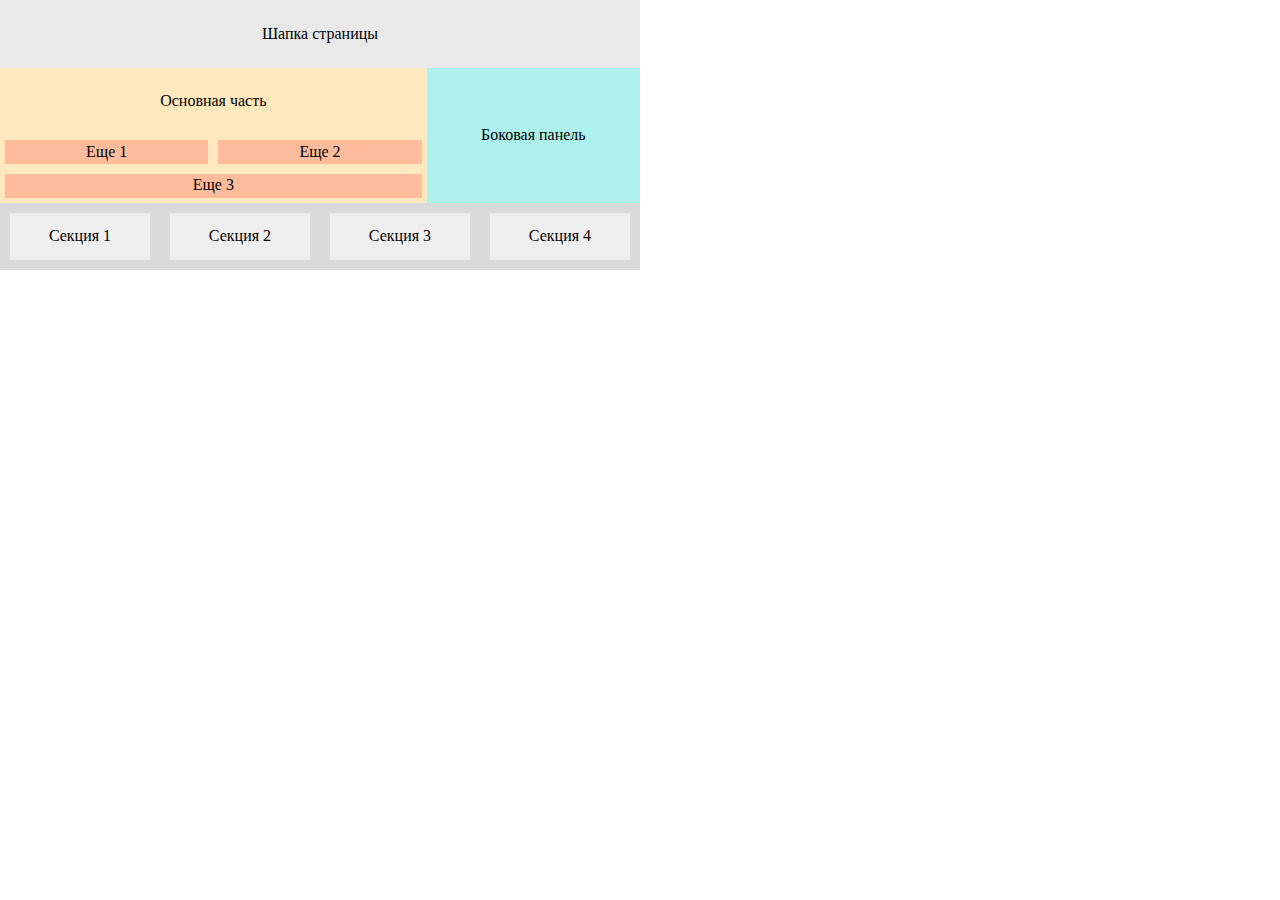
<file: number-2/index.html>
<!DOCTYPE html>
<html lang="en">

<head>
    <meta charset="UTF-8">
    <meta http-equiv="X-UA-Compatible" content="IE=edge">
    <meta name="viewport" content="width=device-width, initial-scale=1.0">
    <title>Document</title>
    <link rel="stylesheet" href="style.css">
    <link rel="stylesheet" href="normalize.css">
</head>

<body class="app">
    <header class="header">
        <p class="p">Шапка страницы</p>
    </header>
    <main class="main">
        <div class="main__main-part">
            <p class="p">Основная часть</p>
        </div>
        <div class="main__part-1">
            <p class="p">Еще 1</p>
        </div>
        <div class="main__part-2">
            <p class="p">Еще 2</p>
        </div>
        <div class="main__part-3">
            <p class="p">Еще 3</p>
        </div>
    </main>

    <aside class="aside">
        <p class="p">Боковая панель</p>
    </aside>
    <footer class="footer">
        <section class="footer__section footer-1">
            <p class="p">Секция 1</p>
        </section>
        <section class="footer__section footer-2">
            <p class="p">Секция 2</p>
        </section>
        <section class="footer__section footer-3">
            <p class="p">Секция 3</p>
        </section>
        <section class="footer__section footer-4">
            <p class="p">Секция 4</p>
        </section>
    </footer>
</body>

</html>
</file>
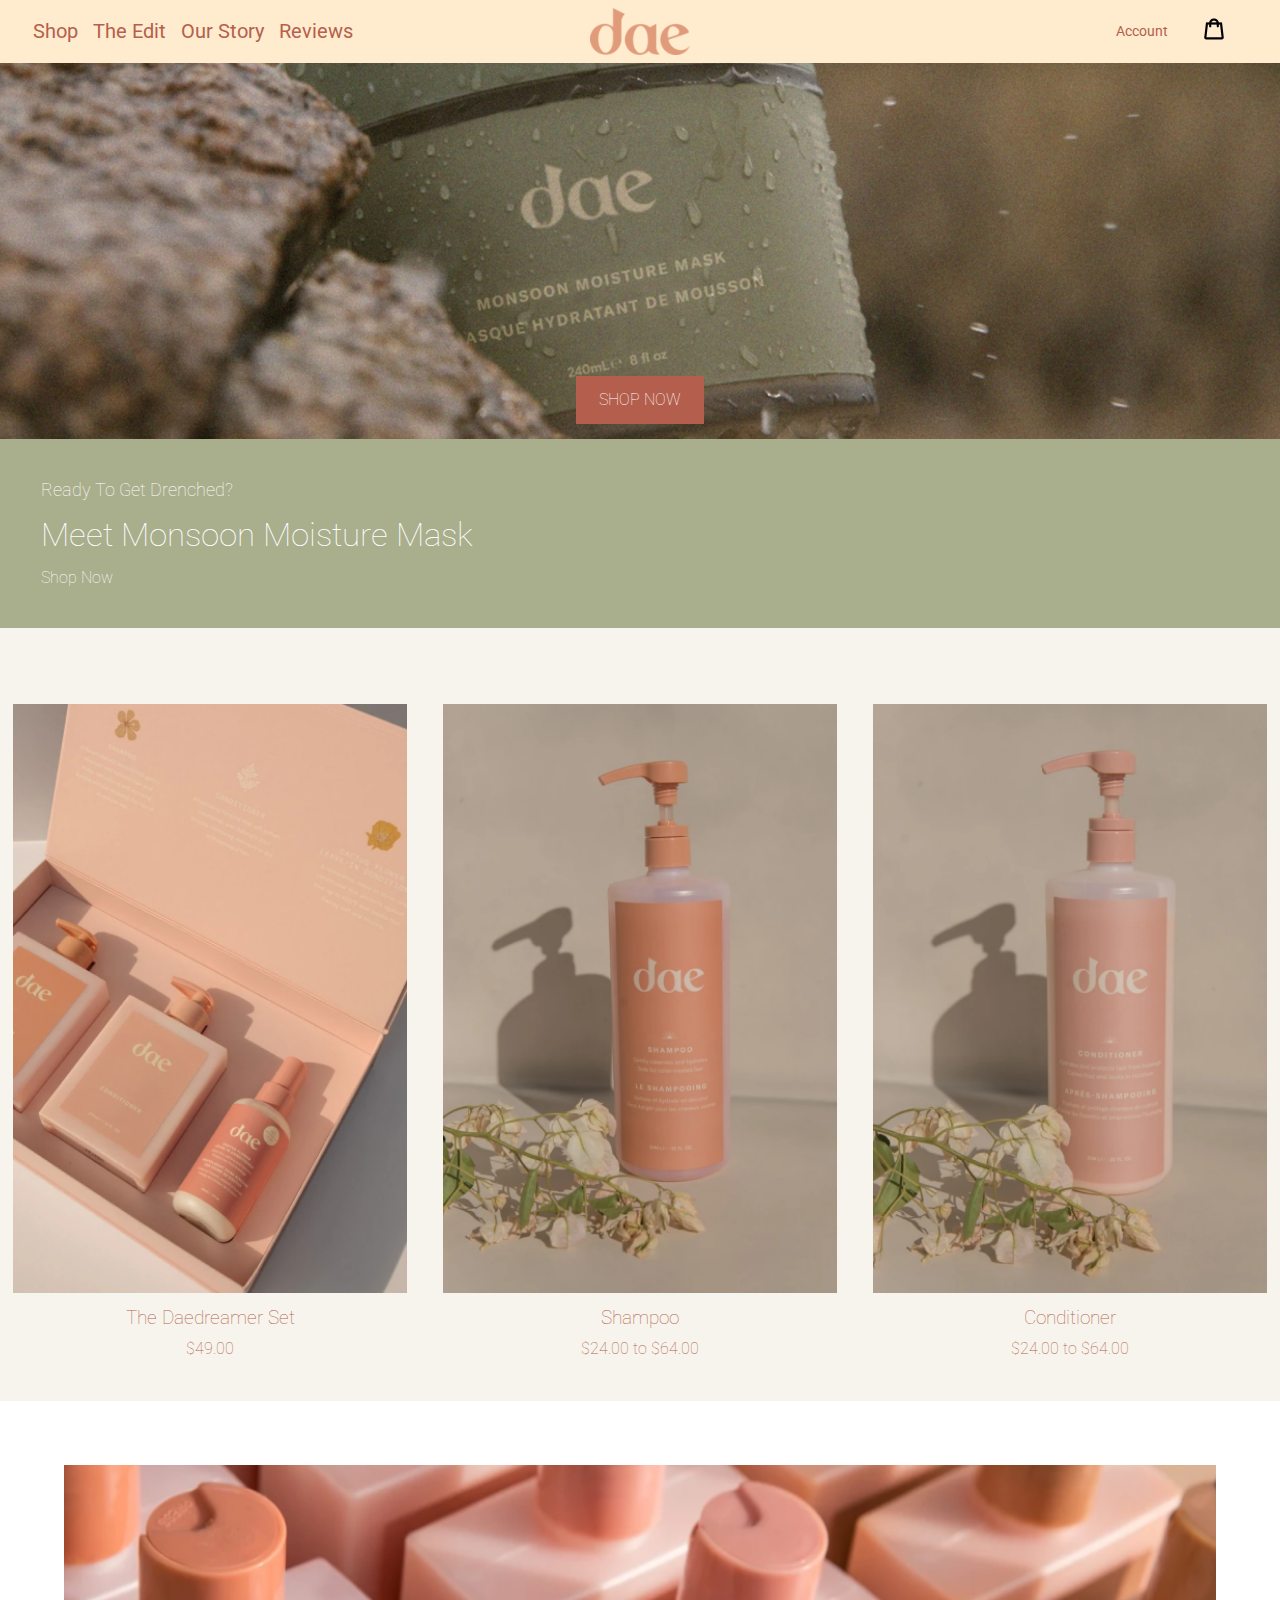
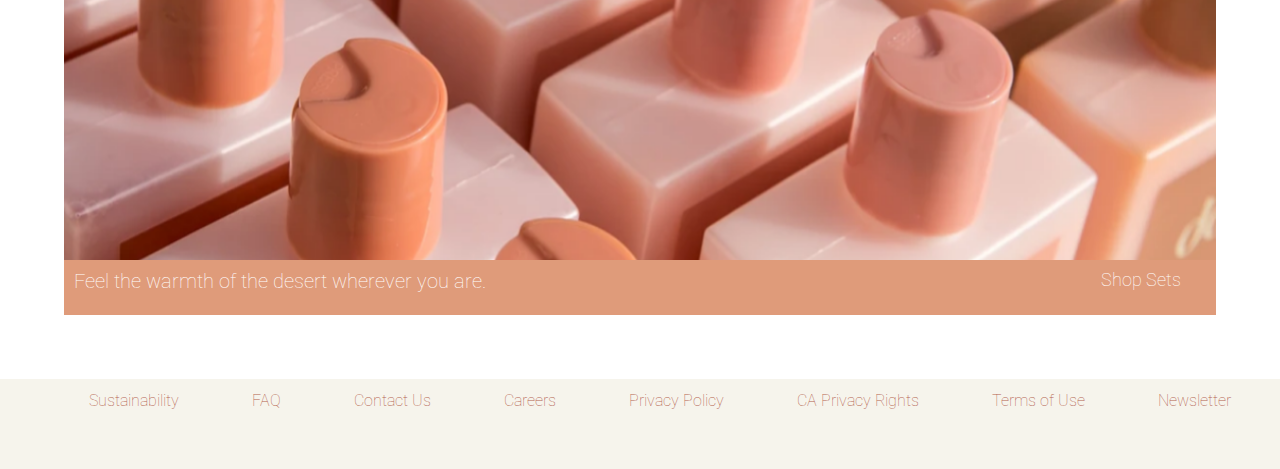
<file: number-3/index.html>
<!DOCTYPE html>
<html lang="en">

<head>
    <meta charset="UTF-8">
    <meta http-equiv="X-UA-Compatible" content="IE=edge">
    <meta name="viewport" content="width=device-width, initial-scale=1.0">
    <title>Dae</title>
    <link rel="preconnect" href="https://fonts.googleapis.com">
    <link rel="preconnect" href="https://fonts.gstatic.com" crossorigin>
    <link href="https://fonts.googleapis.com/css2?family=Roboto&display=swap" rel="stylesheet">
    <link rel="stylesheet" href="assets/style/normalize.css">
    <link rel="stylesheet" href="assets/style/style.css">
    <link rel="stylesheet" href="assets/style/header.css">
    <link rel="stylesheet" href="assets/style/main.css">
    <link rel="stylesheet" href="assets/style/main-section.css">
    <link rel="stylesheet" href="assets/style/main-point.css">
    <link rel="stylesheet" href="assets/style/main-part3.css">
    <link rel="stylesheet" href="assets/style/footer.css">

</head>

<body class="app">
    <header class="header">
        <nav class="header__nav">
            <ul class="header__nav__menu">
                <li><a class="header__nav__shop" href="shop.html">Shop</a></li>
                <li><a class="header__nav__the-edit" href="the-edit.html">The Edit</a></li>
                <li><a class="header__nav__our-story" href="our-story.html">Our Story</a></li>
                <li><a class="header__nav__reviews" href="reviews.html">Reviews</a></li>
            </ul>
        </nav>
        <img class="header__logo" src="assets/image/logo.png" alt="logo" width="56px">
        <ul class="header__login">
            <li><a class="header__account" href="account.html">Account</a></li>
            <li><button class="header__button">
                    <img class="header__button__basket" src="assets/image/Vector.png" alt="Shopping basket">
                </button>
            </li>
        </ul>
    </header>
    <main class="main">
        <!-- Главная часть -->
        <section class="main__section">
            <div class="main__section__button">
                <button class="main__section__button__shop-now" formaction="shop-now.html">
                    SHOP NOW
                </button>
            </div>
            <div class="main__text">
                <h2 class="main__section__text-1">Ready To Get Drenched?</h2>
                <h1 class="main__section__text-2">Meet Monsoon Moisture Mask</h1>
                <h3 class="main__section__text-3">Shop Now</h3>
            </div>
        </section>
        <!-- Список товаров -->
        <ul class="main__point">
            <li class="main__point__1">
                <img class="main__point__1__image" src="assets/image/point-1.png" alt="point 1" width="100%">
                <h3 class="main__point__1__name">The Daedreamer Set</h3>
                <h4 class="main__point__1__price">$49.00</h4>
            </li>
            <li class="main__point__2">
                <img class="main__point__2__image" src="assets/image/point-2.png" alt="point 2" width="100%">
                <h3 class="main__point__2__name">Shampoo</h3>
                <h4 class="main__point__2__price">$24.00 to $64.00</h4>
            </li>
            <li class="main__point__3">
                <img class="main__point__3__image" src="assets/image/point-3.png" alt="point 3" width="100%">
                <h3 class="main__point__3__name">Conditioner</h3>
                <h4 class="main__point__3__price">$24.00 to $64.00</h4>
            </li>
        </ul>
        <!--Реклама-->
        <section class="main__part-3">
            <h2 class="main__part-3__text-1">Feel the warmth of the desert wherever you are.</h2>
            <h2 class="main__part-3__text-2">Shop Sets</h2>
        </section>
    </main>
    <footer class="footer">
        <ul class="footer__ul">
            <li class="footer__ul__li"><a class="footer__ul__li__a" href="sustainability.html">Sustainability</a></li>
            <li class="footer__ul__li"><a class="footer__ul__li__a" href="faq.html">FAQ</a></li>
            <li class="footer__ul__li"><a class="footer__ul__li__a" href="contact-us.html">Contact Us</a></li>
            <li class="footer__ul__li"><a class="footer__ul__li__a" href="careers.html">Careers</a></li>
            <li class="footer__ul__li"><a class="footer__ul__li__a" href="privicy-polity.html">Privacy Policy</a>
            </li>
            <li class="footer__ul__li"><a class="footer__ul__li__a" href="ca-privacy-rights.html">CA Privacy Rights</a>
            </li>
            <li class="footer__ul__li"><a class="footer__ul__li__a" href="terms-of-use.html">Terms of Use</a></li>
            <li class="footer__ul__li"><a class="footer__ul__li__a" href="newsletter.html">Newsletter</a></li>
        </ul>
    </footer>

</body>

</html>
</file>
<file: number-2/style.css>
.app {
    display: grid;
    width: 50vw;
    height: 30vh;
    grid-template-columns: 2fr 1fr;
    grid-template-rows: 1fr 2fr 1fr;
}

.header {
    grid-column: 1/3;

    background-color: rgb(233, 233, 233);
}

.main {
    display: grid;
    grid-template-columns: 1fr 1fr;
    grid-template-rows: 2fr 1fr 1fr;
    grid-template-areas: "main__main-part main__main-part"
        "main__part-1 main__part-2"
        "main__part-3 main__part-3";

    background-color: rgb(255, 232, 189);
}

.aside {
    background-color: rgb(173, 241, 237);
}


.footer {
    display: grid;
    grid-template-columns: 1fr 1fr 1fr 1fr;
    grid-template-areas: "footer-1 footer-2 footer-3 footer-4";
    grid-column: 1/3;

    min-width: fit-content;

    background-color: rgb(218, 218, 218);
}

.main__main-part {
    grid-area: main__main-part;
}

.main__part-1 {
    grid-area: main__part-1;
}

.main__part-2 {
    grid-area: main__part-2;
}

.main__part-3 {
    grid-area: main__part-3;
}

.main__part-1,
.main__part-2,
.main__part-3 {
    margin: 5px 5px;

    background-color: rgb(255, 188, 157);
}

.footer-1 {
    grid-area: footer-1;
}

.footer-2 {
    grid-area: footer-2;
}

.footer-3 {
    grid-area: footer-3;
}

.footer-4 {
    grid-area: footer-4;
}

.footer-1,
.footer-2,
.footer-3,
.footer-4 {
    margin: 10px 10px;
    background-color: rgb(238, 238, 238);
}

.p {
    display: flex;
    min-width: max-content;
    height: 100%;
    margin: 0;
    align-items: center;
    justify-content: center;
}
</file>
<file: number-3/assets/style/style.css>
.app {
    display: grid;
    grid-template-rows: minmax(min-content, 7vh) fit-content(100vh) 10vh;
    grid-template-areas: "header"
        "main"
        "footer";

}

.header {
    grid-area: header;

    background-color: blanchedalmond;
}

.main {
    grid-area: main;
}

.footer {
    grid-area: footer;
    background-color: #F6F4EC;
}
</file>
<file: number-3/assets/style/header.css>
/* Выстраиваем grid для header */
.header {
    display: grid;
    grid-template-columns: 1fr 1fr 1fr;
    grid-template-areas: "header__nav header__logo header__login";
}

.header__nav {
    grid-area: header__nav;
    min-width: 400px;
    margin: auto;
}

.header__logo {
    grid-area: header__logo;
    min-width: 100px;
    /* Выравнивание по центру ячейки*/
    margin: auto;
}

.header__login {
    grid-area: header__login;
    min-width: 100px;
    /* Выравнивание по центру ячейки*/
    margin: 1 0 auto;
}

/* Выравнивание для навигации */
.header__nav__menu {
    display: flex;
    padding-left: 20px;
    flex-direction: row;
    list-style-type: none;

    margin-block-start: 0;
    margin-block-end: 0;
}

/* Выравнивание для логина */
.header__login {
    display: flex;
    flex-direction: row;
    justify-content: end;
    align-items: center;
    padding-right: 50px;

    list-style-type: none;
}

/* Аккаунт */
.header__account {
    margin-right: 30px;

    margin-block-start: 0;
    margin-block-end: 0;

    text-decoration: none;
    font-size: 14px;
}

/* Навигация */
.header__nav__shop,
.header__nav__the-edit,
.header__nav__our-story,
.header__nav__reviews {
    padding-right: 15px;

    font-size: 20px;
}

/* Шрифт */
.header__nav__shop,
.header__nav__the-edit,
.header__nav__our-story,
.header__nav__reviews,
.header__account {
    color: #B4604D;

    text-decoration: none;
    font-family: 'Roboto', sans-serif;
}

/* Настройка кнопки */
.header__button {
    background: none;
    border: none;
}
</file>
<file: number-3/assets/style/main.css>
/* Разбиение main на части с помощью grid */
.main {
    display: grid;
    grid-template-rows: min-content min-content 1fr;
    grid-template-areas: "main__section""main__point""main__part-3";
}

.main__section {
    grid-area: main__section;
}

.main__point {
    grid-area: main__point;
}

.main__part-3 {
    grid-area: main__part-3;
}
</file>
<file: number-3/assets/style/main-section.css>
/* Выранивание главной части */
.main__section {
    display: grid;
    grid-template-rows: 2fr 1fr;
}

/* Настройка для кнопки */
.main__section__button {
    background-image: url(./../image/fon.png);
    background-repeat: no-repeat;
    background-size: cover;

    display: flex;
}

.main__section__button__shop-now {
    min-width: 128px;
    min-height: 48px;
    justify-content: center;

    align-self: flex-end;
    margin-bottom: 15px;
    margin-left: auto;
    margin-right: auto;
    background-color: #B45F4D;
    border: none;
}

/* Часть с текстом */
.main__text {
    padding: 2%;

    background-color: #A9AE8D;
}

/* Изменение margina для заголовков */
.main__section__text-1,
.main__section__text-2,
.main__section__text-3 {
    margin: 15px;
}

/* Шрифт */
.main__section__text-1,
.main__section__text-2,
.main__section__text-3,
.main__section__button__shop-now {
    color: white;

    font-family: 'Roboto', sans-serif;
    font-weight: lighter;
}

.main__section__text-1 {
    font-size: 18px;
}

.main__section__text-2 {
    font-size: 33px;
}

.main__section__text-3 {
    font-size: 16px;
}
</file>
<file: number-3/assets/style/main-point.css>
/* Создание grid для товаров */
.main__point {
    display: grid;
    grid-template-columns: 1fr 1fr 1fr;
    grid-template-areas: "main__point__1 main__point__2 main__point__3";
    /* Убираем добавочные отступы */
    padding: 0;
    margin: 0;
    padding-top: 5%;
    padding-bottom: 2%;
    gap: 10px;

    background-color: #F6F4EC;
}

.main__point__1 {
    grid-area: main__point__1;
}

.main__point__2 {
    grid-area: main__point__2;
}

.main__point__3 {
    grid-area: main__point__3;
}

/* Убираем декорирование списка */
.main__point__1,
.main__point__2,
.main__point__3 {
    display: flex;
    flex-direction: column;
    align-items: center;
    list-style-type: none;
    margin: 3%;
}

/* Добавим отступ после каритнки */
.main__point__1__name,
.main__point__2__name,
.main__point__3__name {
    padding-top: 10px;
}

/* Отступ и Шрифт  */
.main__point__1__name,
.main__point__1__price,
.main__point__2__name,
.main__point__2__price,
.main__point__3__name,
.main__point__3__price {
    margin: 5px;

    color: #B45F4D;

    font-family: 'Roboto', sans-serif;
    font-weight: lighter;
}
</file>
<file: number-3/assets/style/main-part3.css>
/* Настраиваем 3 контейнер main */
.main__part-3 {
    display: grid;
    grid-template-columns: 1fr 1fr;
    flex-direction: row;
    justify-content: space-between;
    align-items: flex-end;
    margin: 5%;

    background-image: url(./../image/part-3.png);
    background-repeat: no-repeat;

    background-size: 100% 100%;
    min-height: 50vh;
    min-width: auto;
}

/* Устанавливаем минимальную и максимальную высоту, занимаемую текстом */
.main__part-3__text-1,
.main__part-3__text-2 {
    max-height: 15%;
    min-height: 10%;
    background-color: #DF9B7A;
    margin: 0;

    color: white;

    font-family: 'Roboto', sans-serif;
}

/* Отступы и шрифты */
.main__part-3__text-1 {
    padding-top: 10px;
    padding-left: 10px;

    font-size: 20px;
    font-weight: lighter;
}

.main__part-3__text-2 {
    padding-top: 10px;
    padding-left: 80%;

    font-size: 18px;
    font-weight: lighter;

    margin-block-start: 0;
    margin-block-end: 0;
}
</file>
<file: number-3/assets/style/footer.css>
/* Выстраиваем footer с помощью grid */
.footer__ul {
    display: flex;
    flex-direction: row;

    list-style-type: none;
    margin: 1%;


}

.footer__ul__li {
    min-width: min-content;
    margin: auto;
}

.footer__ul__li__a {
    text-decoration: none;
    color: #B45F4D;

    font-family: 'Roboto', sans-serif;
    font-size: 16px;
    font-weight: lighter;
}
</file>
